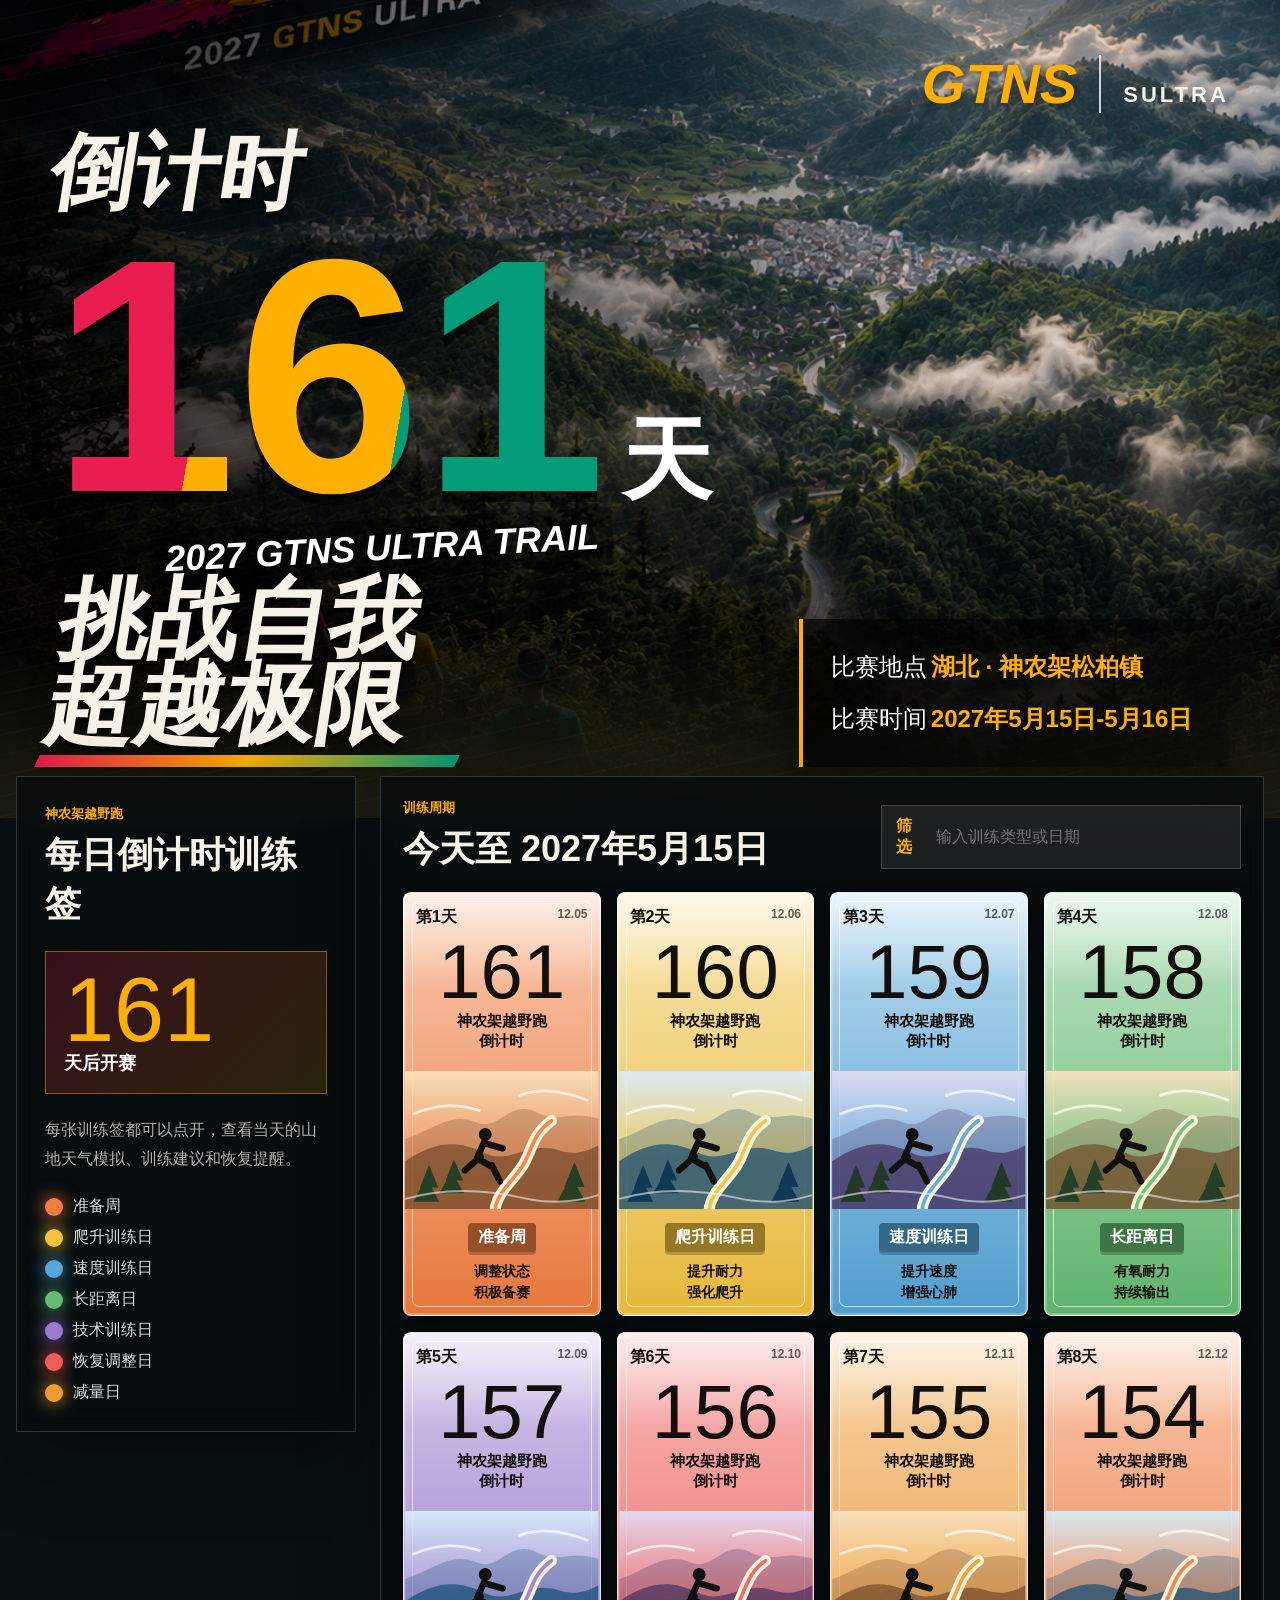
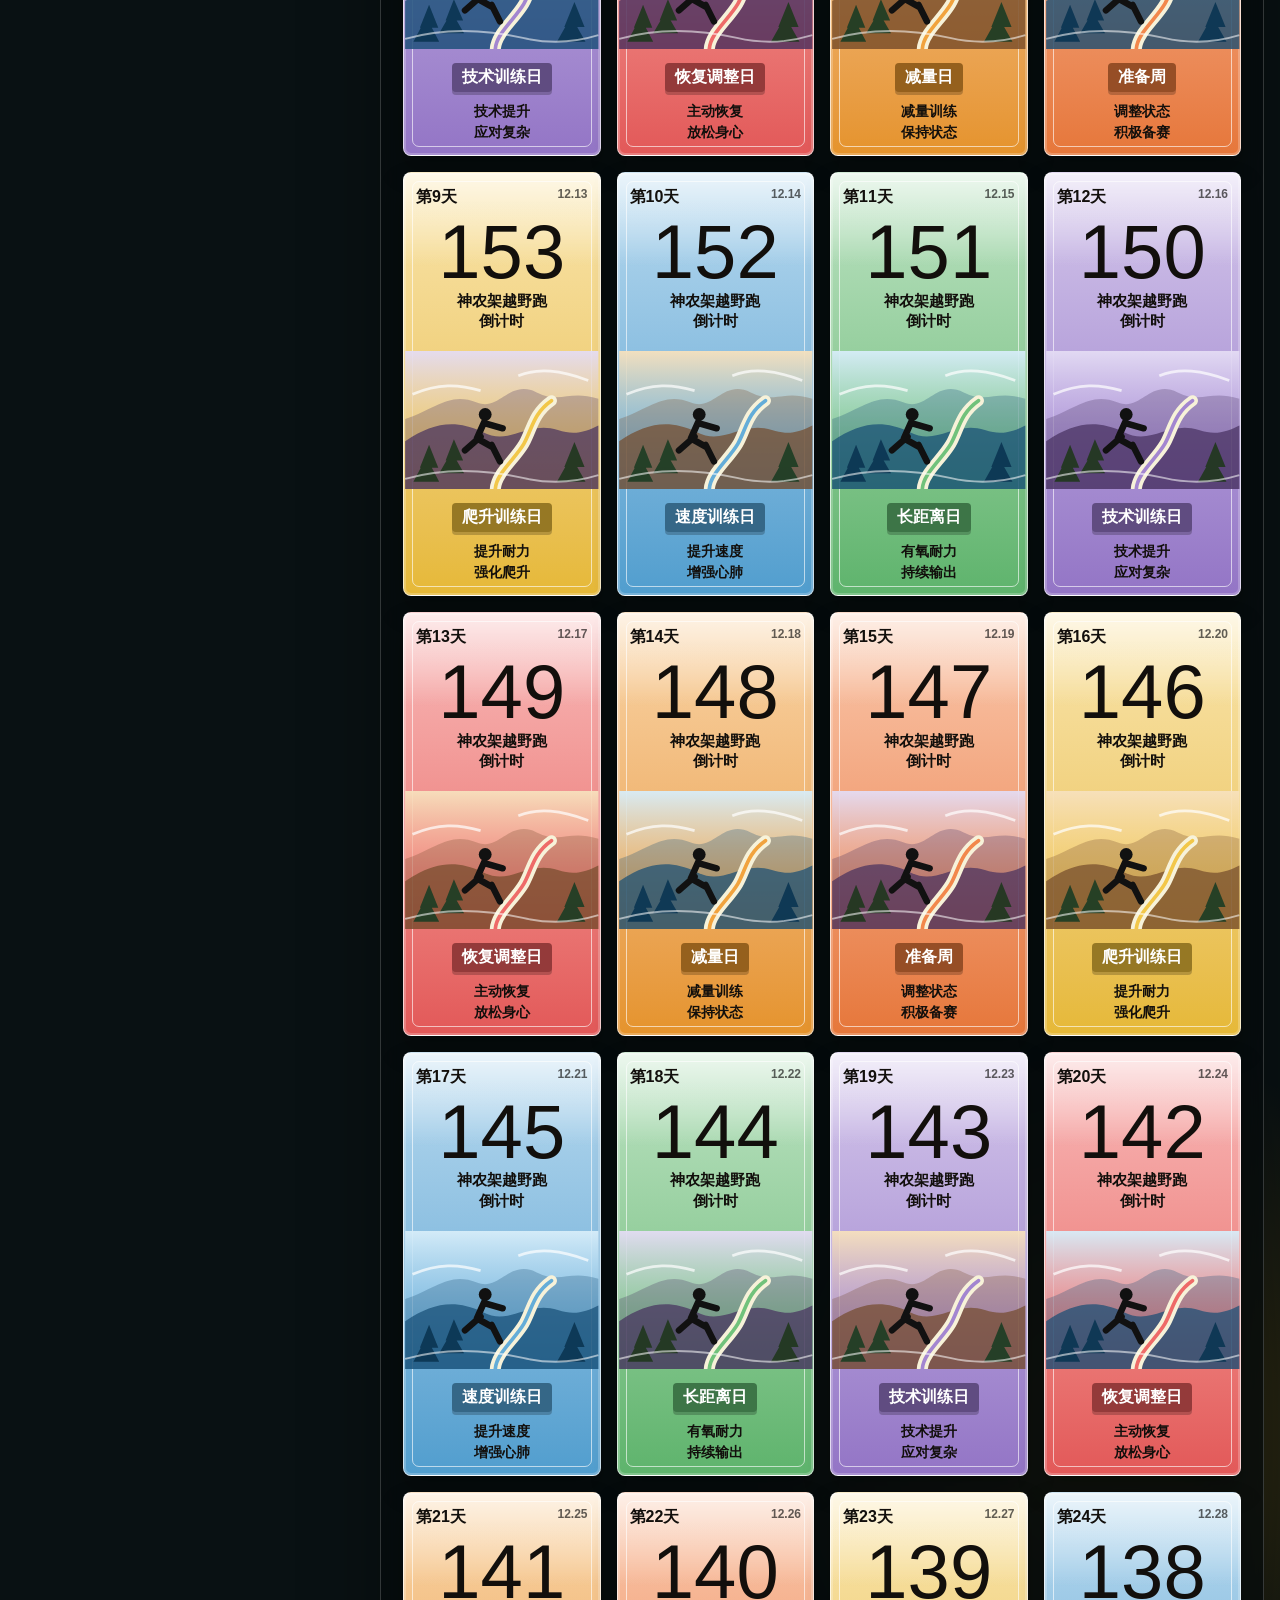
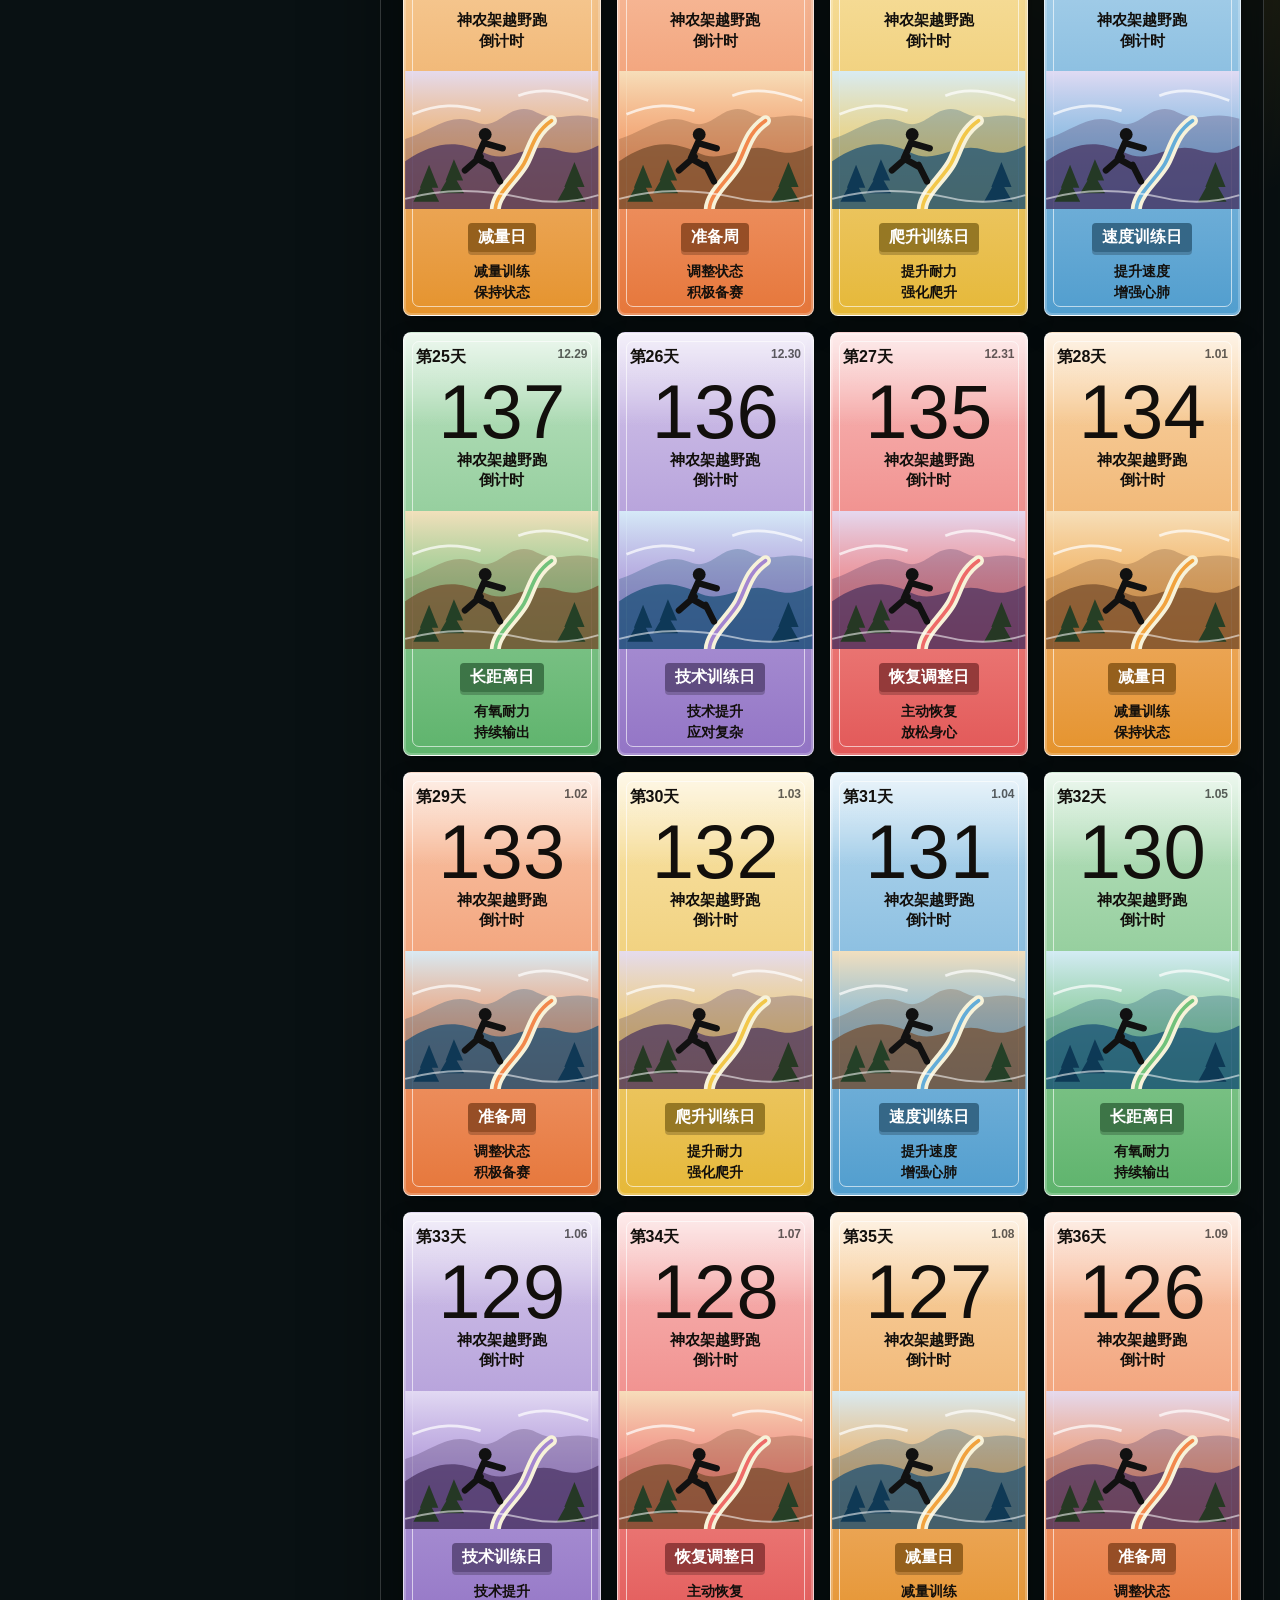
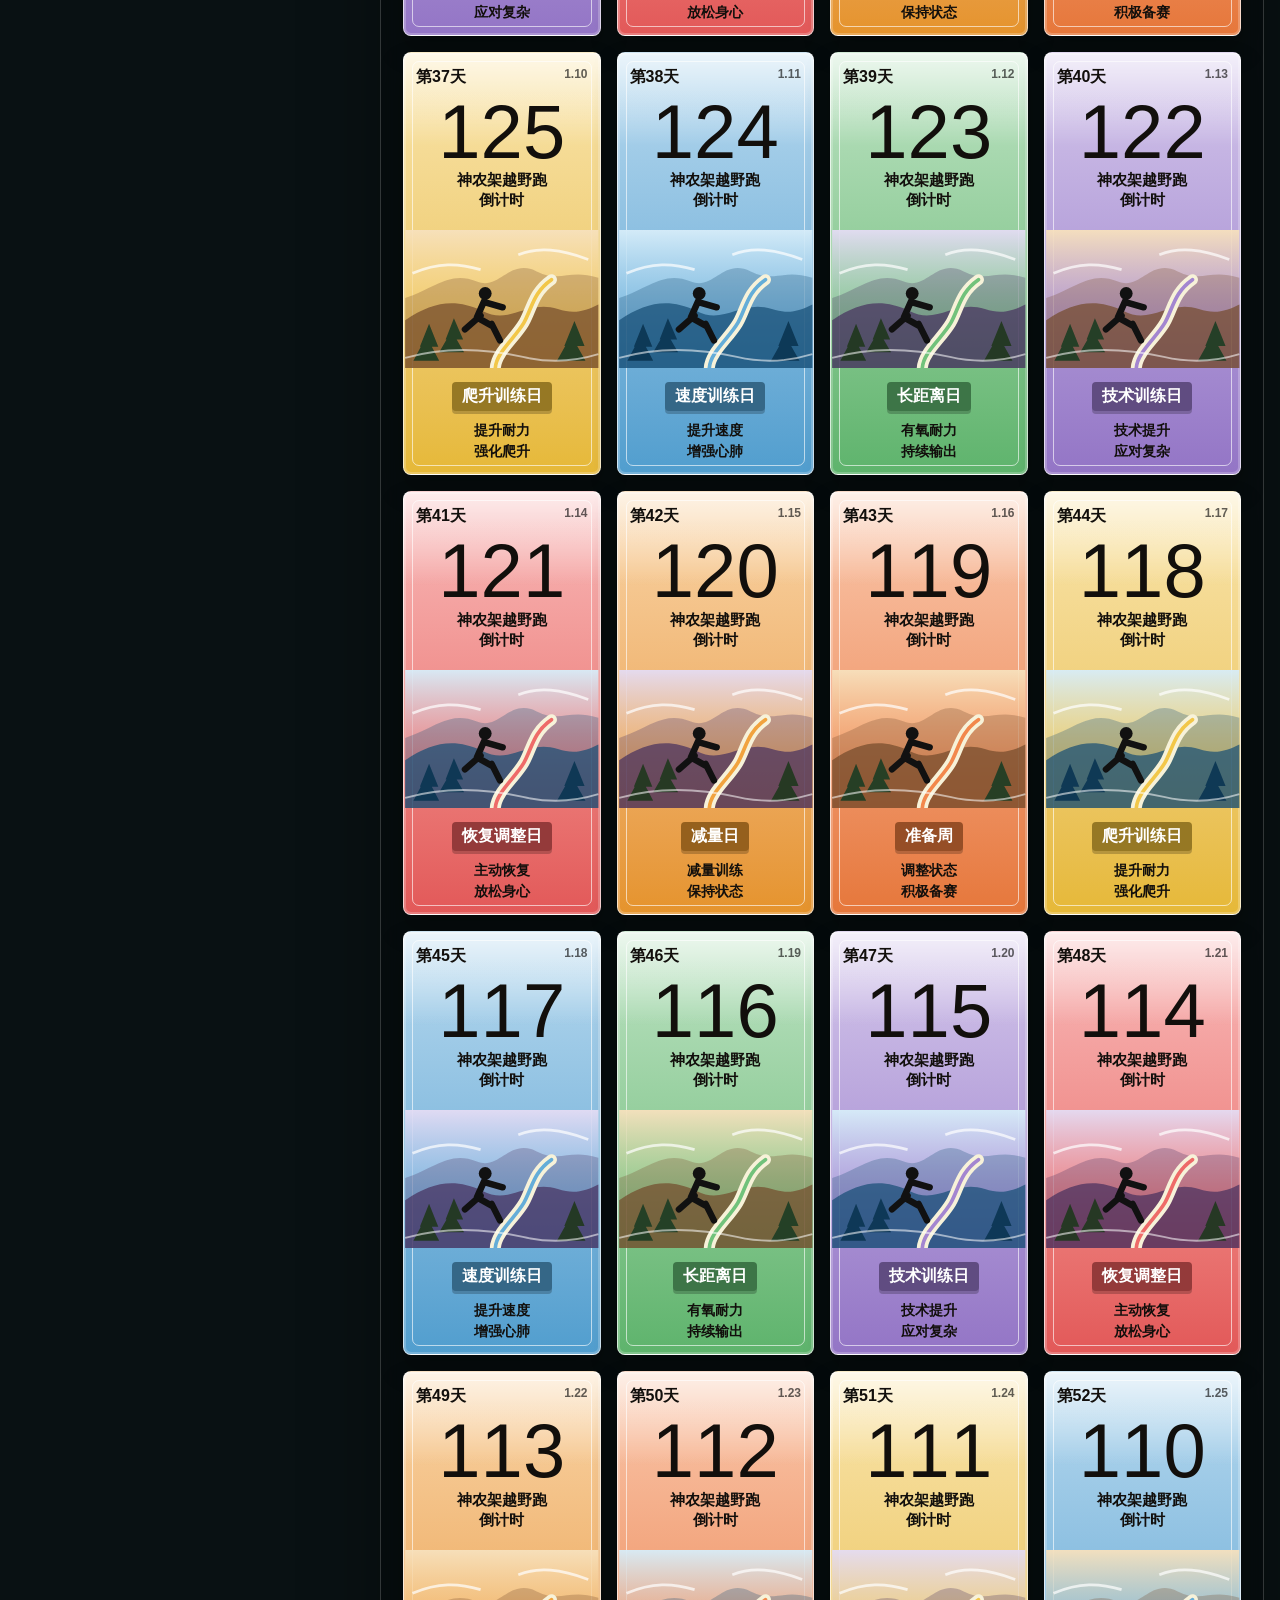
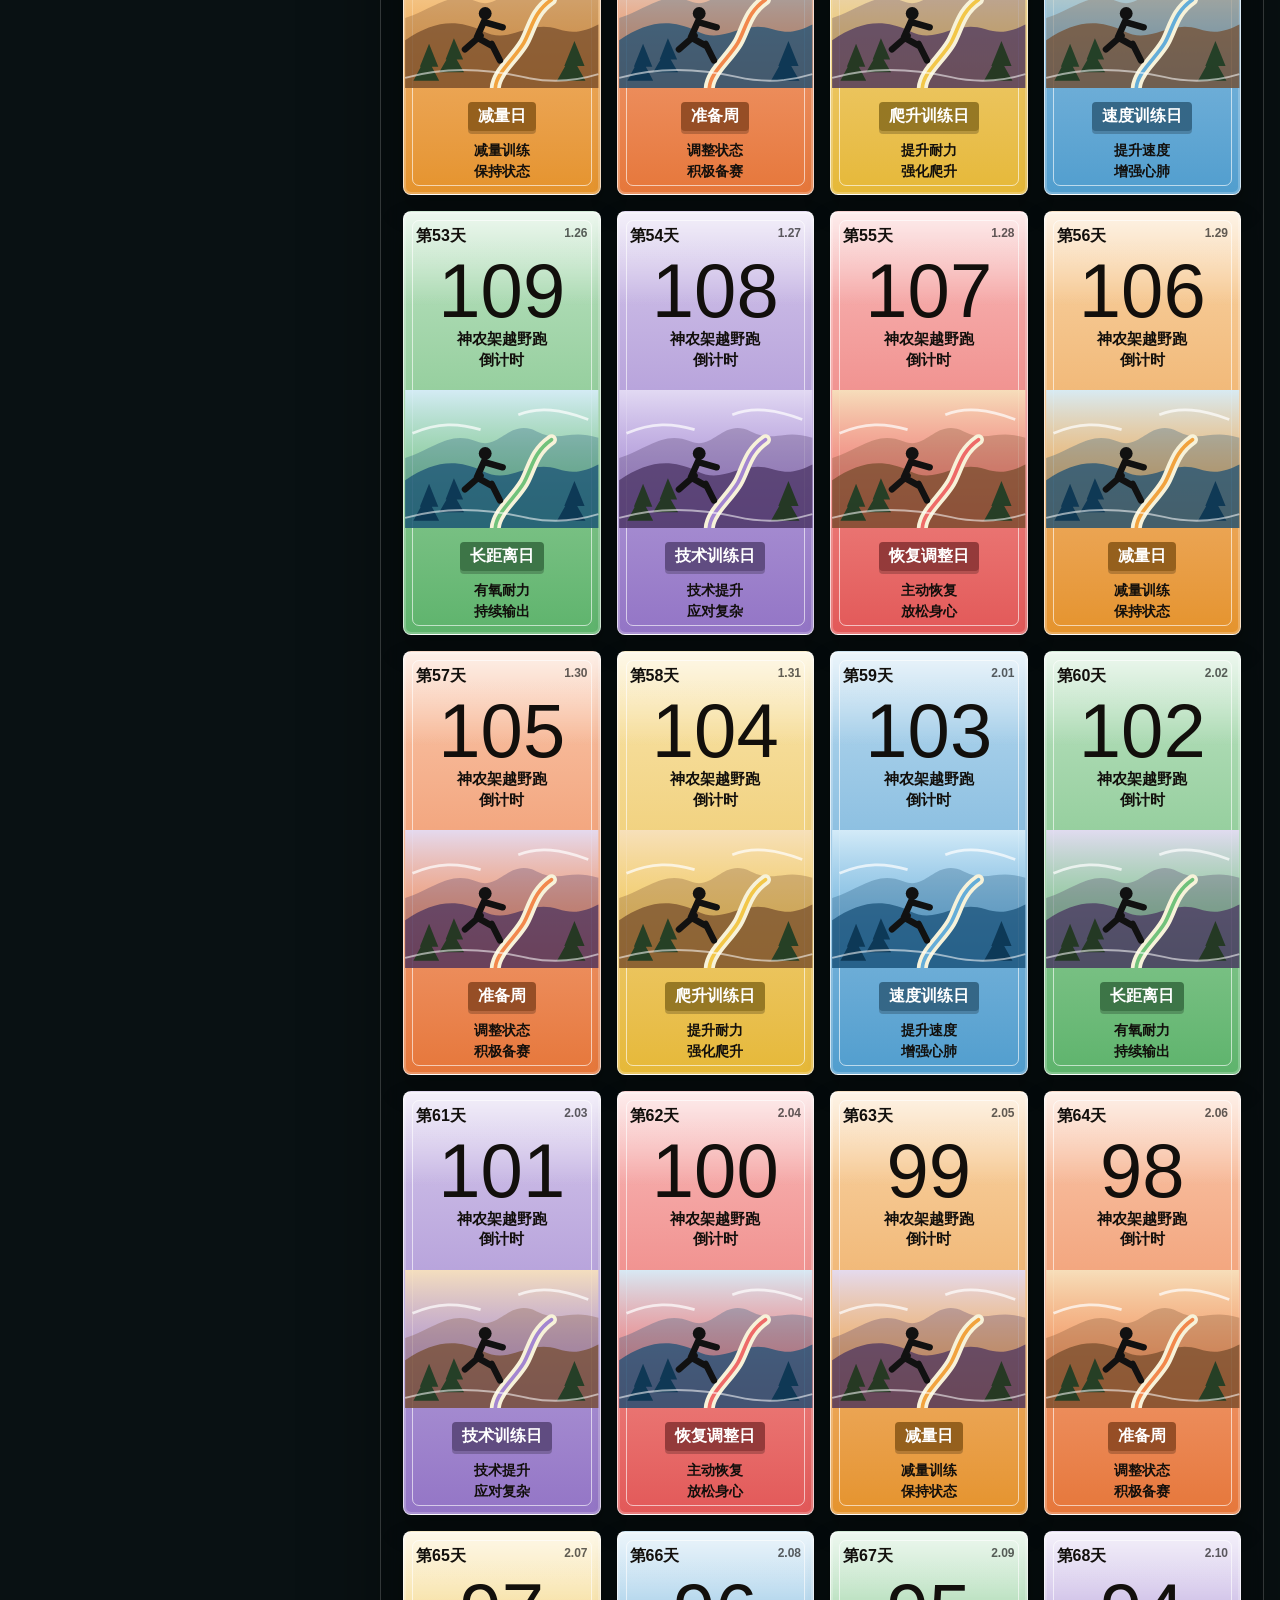
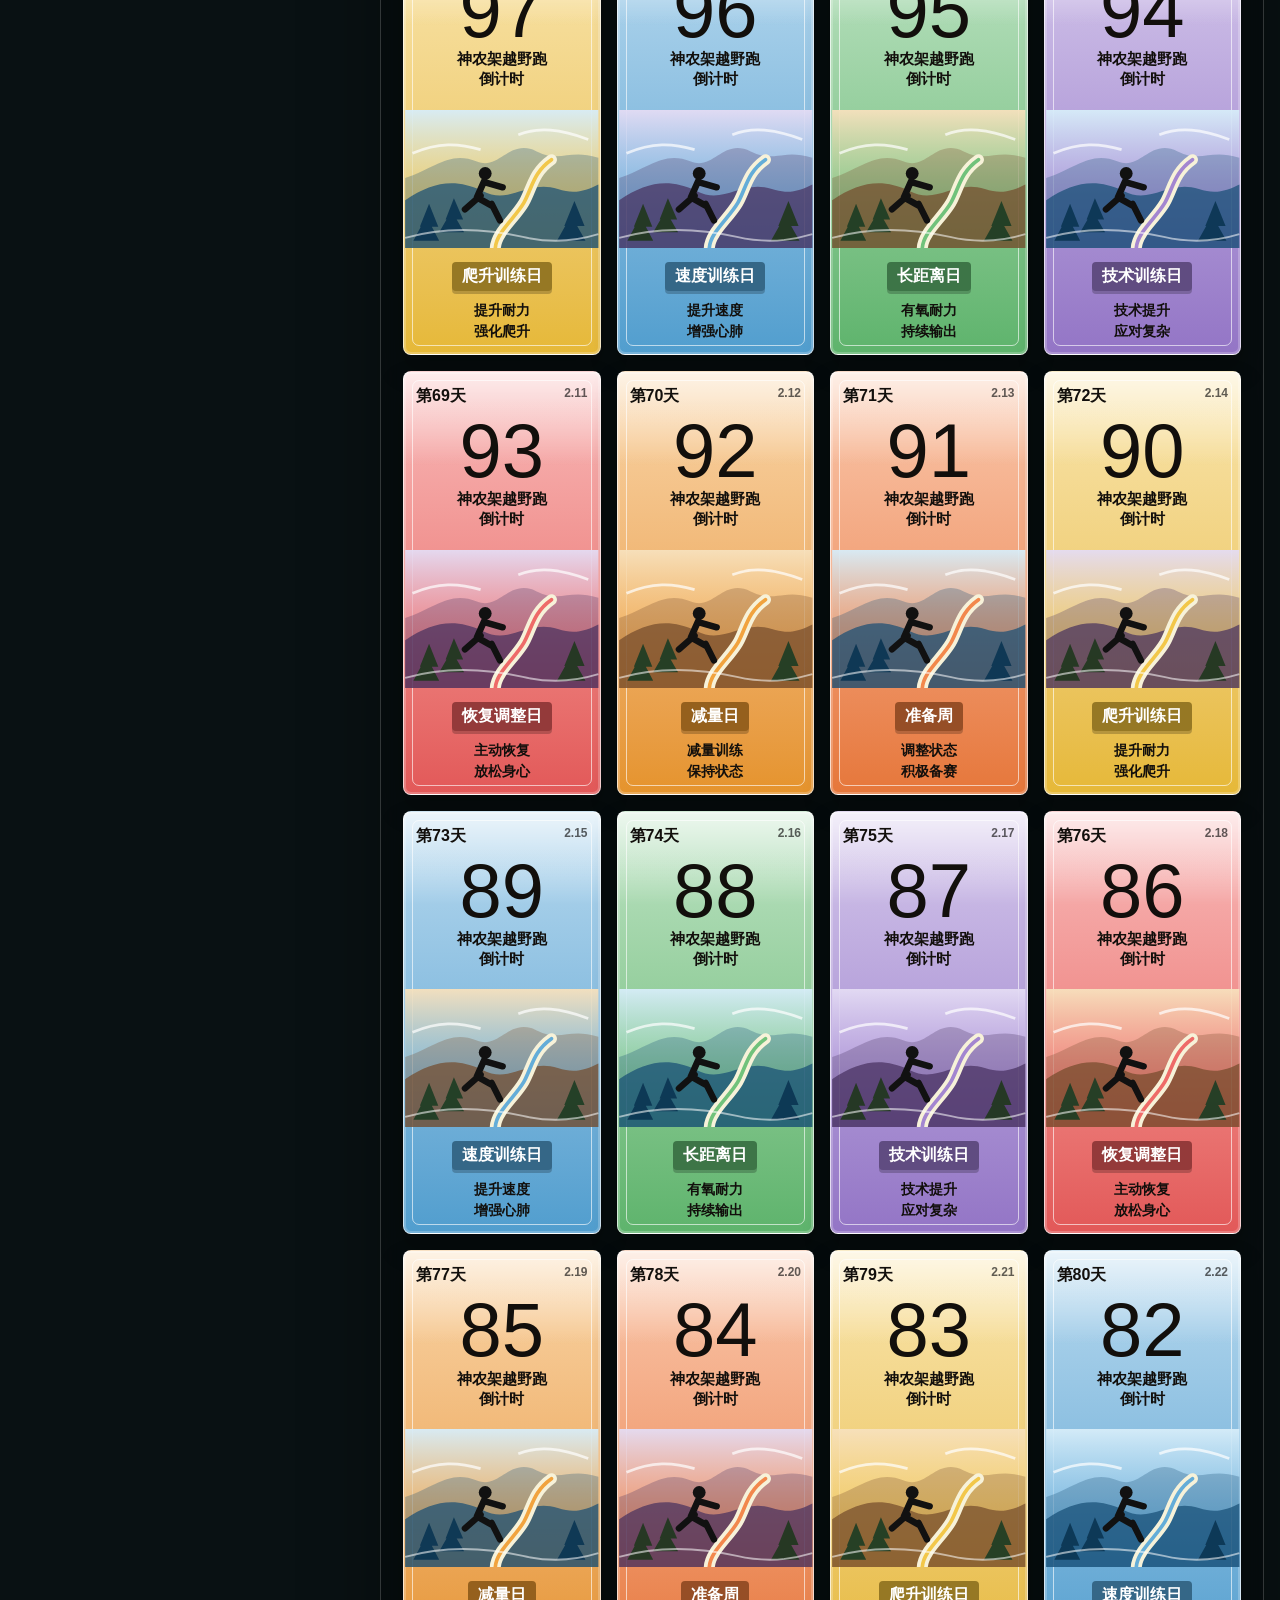
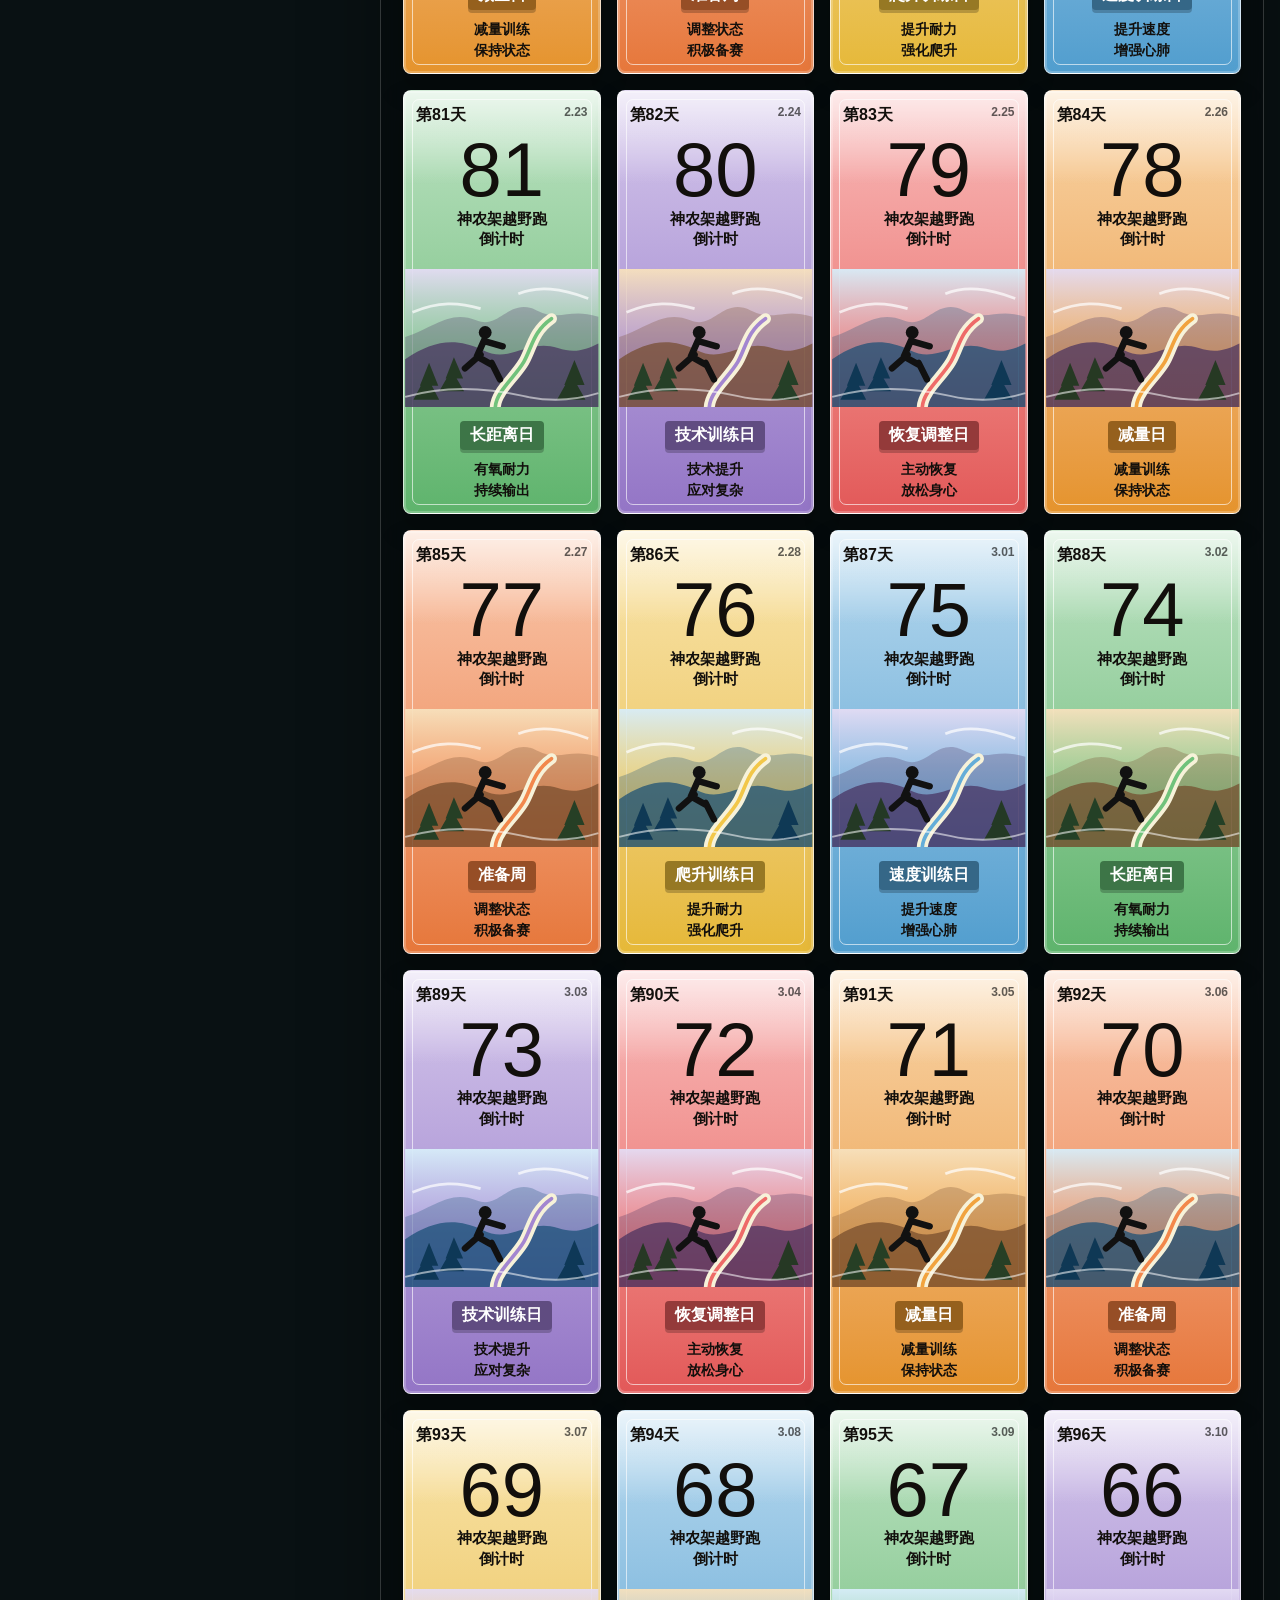
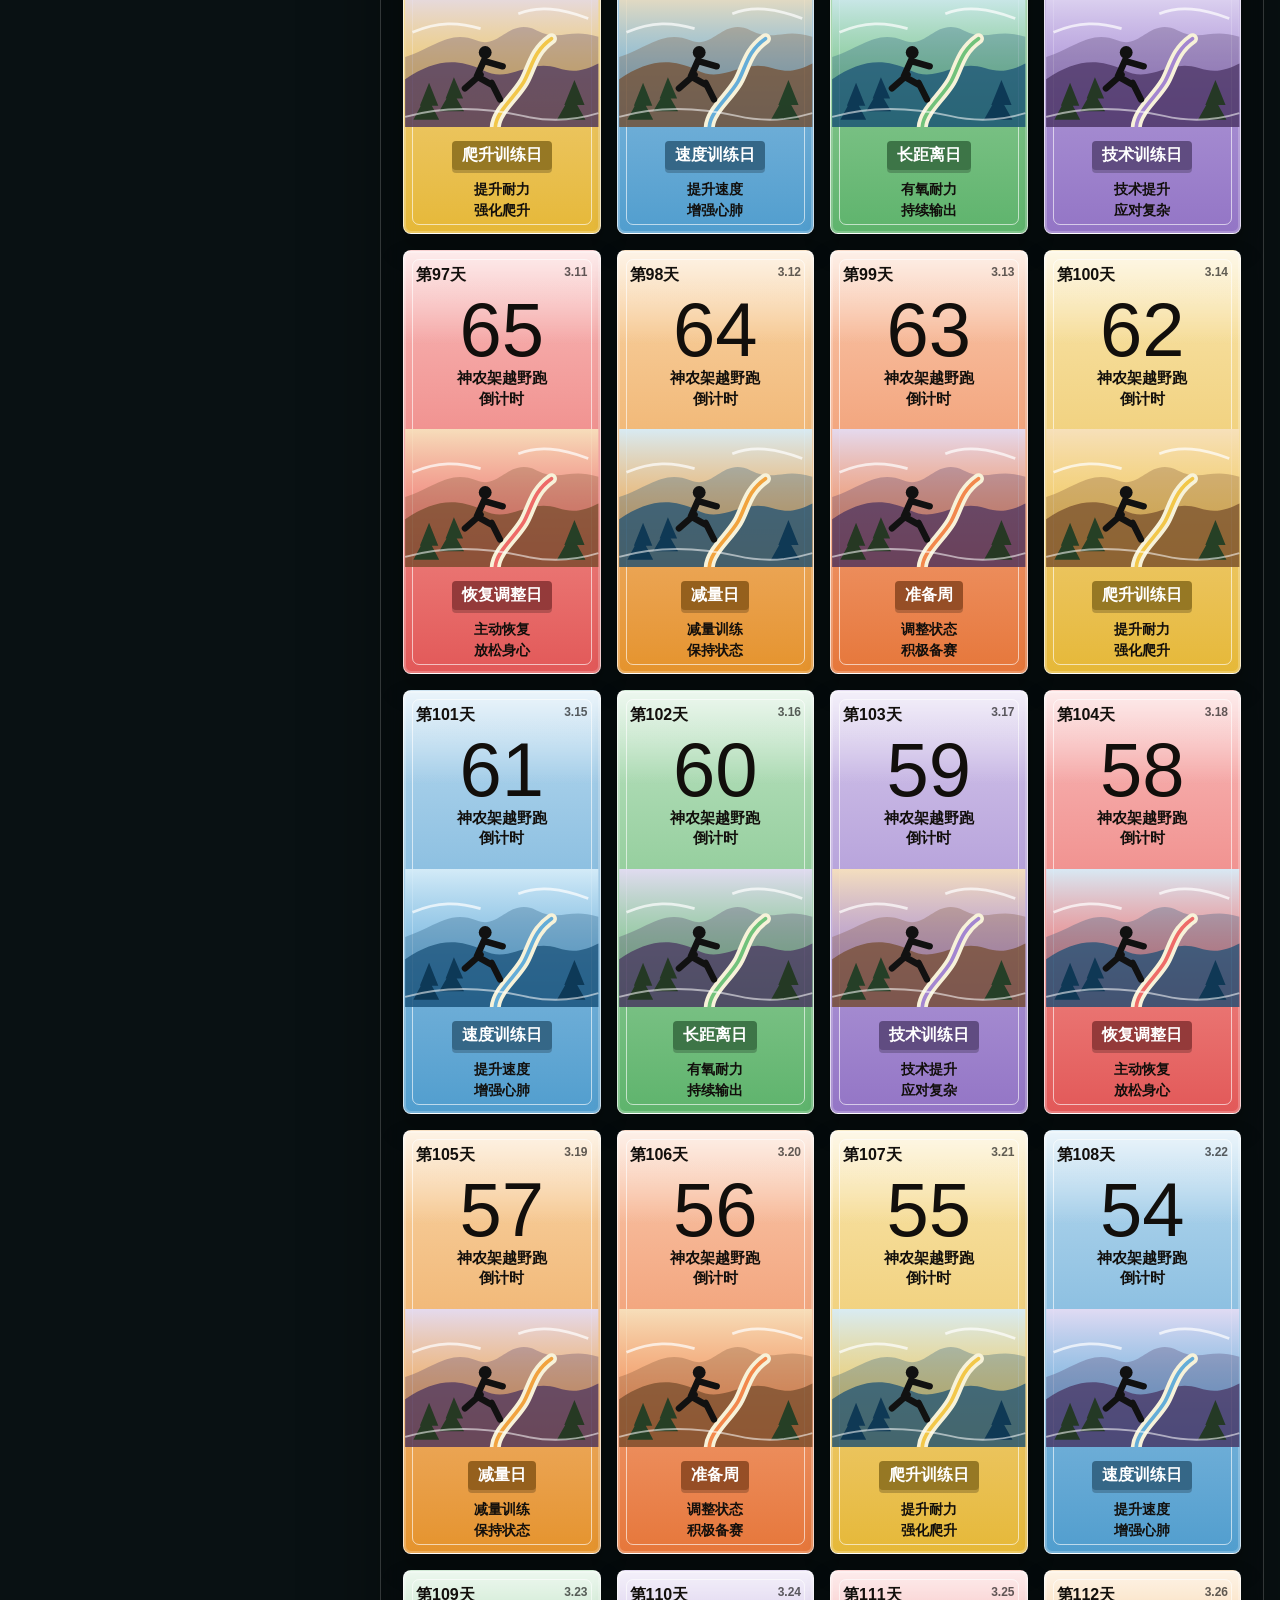
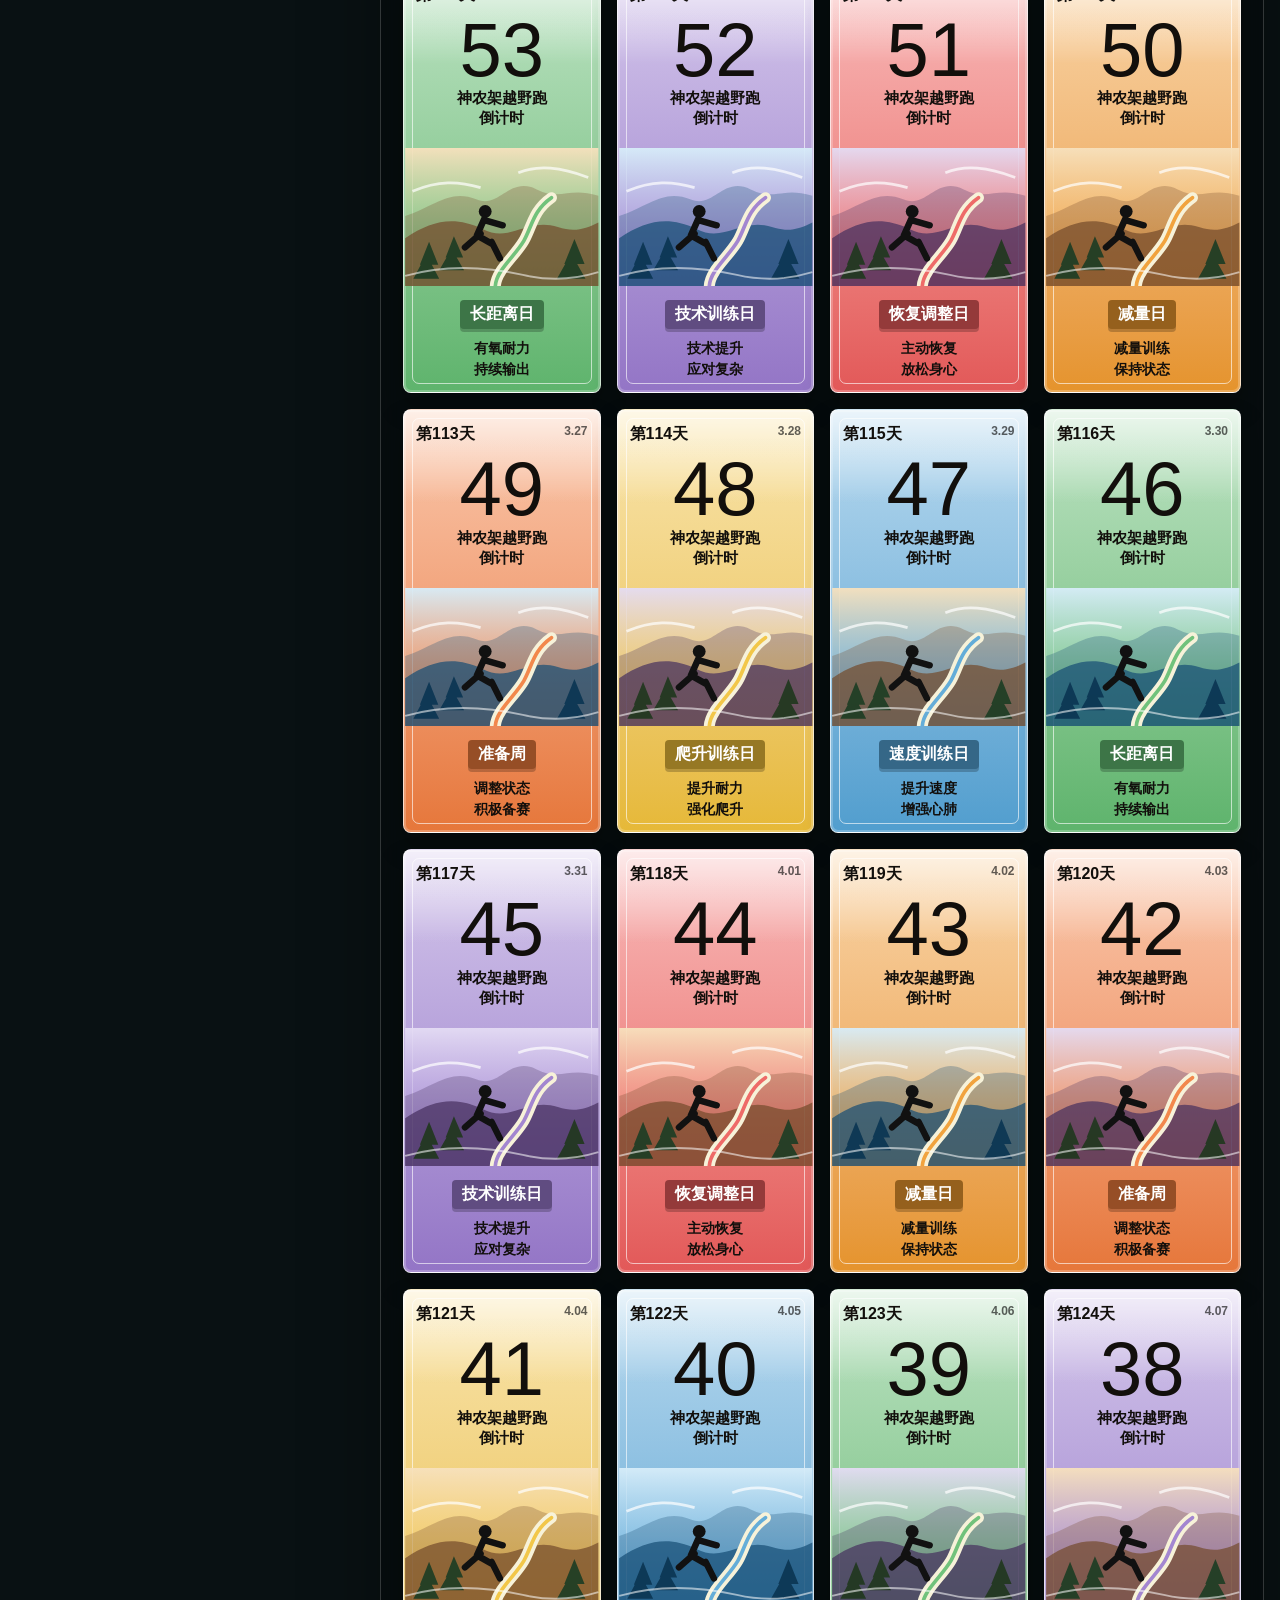
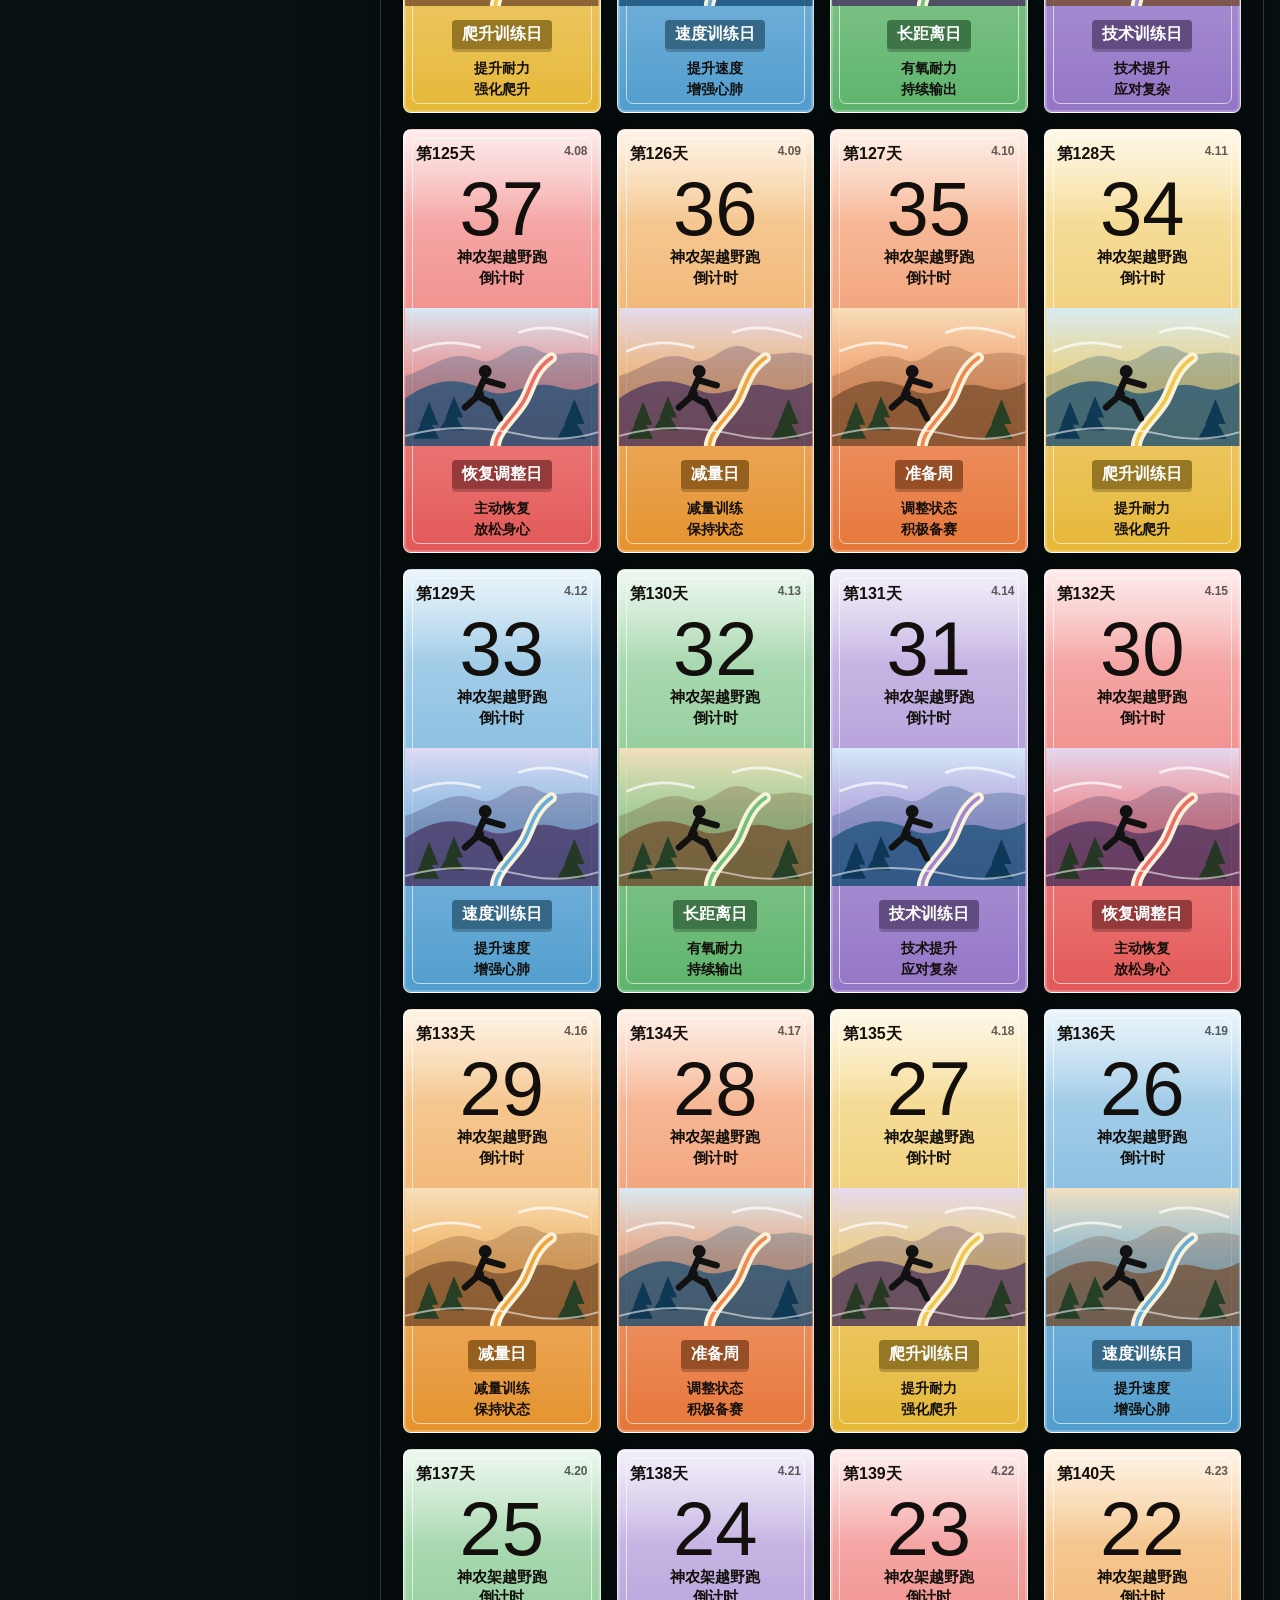
<file: index.html>
<!doctype html>
<html lang="zh-CN">
  <head>
    <meta charset="UTF-8" />
    <meta name="viewport" content="width=device-width, initial-scale=1.0" />
    <title>神农架越野跑倒计时</title>
    <link rel="stylesheet" href="styles.css" />
  </head>
  <body>
    <main class="page-shell">
      <section class="hero" aria-label="神农架越野跑倒计时">
        <div class="hero__shade"></div>
        <div class="brand-row">
          <div class="logo-mark">GTNS</div>
          <div class="logo-split"></div>
          <div class="goat-mark">SULTRA</div>
        </div>
        <div class="hero-copy">
          <p class="brush-small">倒计时</p>
          <h1><span id="heroDays">--</span><small>天</small></h1>
          <p class="event-title">2027 GTNS ULTRA TRAIL</p>
        </div>
        <div class="hero-bottom">
          <div class="slogan">挑战自我<br />超越极限</div>
          <div class="event-meta">
            <div><span>比赛地点</span>湖北 · 神农架松柏镇</div>
            <div><span>比赛时间</span>2027年5月15日-5月16日</div>
          </div>
        </div>
      </section>

      <section class="dashboard" aria-label="训练倒计时日历">
        <aside class="summary-panel">
          <p class="eyebrow">神农架越野跑</p>
          <h2>每日倒计时训练签</h2>
          <div class="big-count">
            <span id="sideDays">--</span>
            <small>天后开赛</small>
          </div>
          <p class="summary-text">
            每张训练签都可以点开，查看当天的山地天气模拟、训练建议和恢复提醒。
          </p>
          <div class="legend" id="legend"></div>
        </aside>

        <div class="calendar-wrap">
          <div class="toolbar">
            <div>
              <p class="eyebrow">训练周期</p>
              <h2 id="rangeTitle">今天至 2027年5月15日</h2>
            </div>
            <label class="search-box">
              <span>筛选</span>
              <input id="searchInput" type="search" placeholder="输入训练类型或日期" />
            </label>
          </div>
          <div class="tag-grid" id="tagGrid"></div>
        </div>
      </section>
    </main>

    <dialog class="detail-dialog" id="detailDialog">
      <button class="close-button" id="closeDialog" aria-label="关闭">×</button>
      <div class="dialog-art" id="dialogArt"></div>
      <div class="dialog-content">
        <p class="eyebrow" id="dialogDate">训练日</p>
        <h2 id="dialogTitle">训练建议</h2>
        <div class="weather-strip" id="weatherStrip"></div>
        <div class="advice-grid">
          <section>
            <h3>训练安排</h3>
            <p id="trainingAdvice"></p>
          </section>
          <section>
            <h3>当天提醒</h3>
            <p id="dailyTip"></p>
          </section>
        </div>
      </div>
    </dialog>

    <script src="script.js"></script>
  </body>
</html>
</file>
<file: styles.css>
:root {
  color-scheme: dark;
  --ink: #f7f2e8;
  --muted: rgba(247, 242, 232, 0.72);
  --panel: rgba(10, 14, 16, 0.76);
  --line: rgba(255, 255, 255, 0.18);
  --gold: #ffb000;
  --red: #e91d4f;
  --green: #049b78;
  --blue: #1e75b9;
}

* {
  box-sizing: border-box;
}

html {
  scroll-behavior: smooth;
}

body {
  margin: 0;
  min-height: 100vh;
  font-family: "Microsoft YaHei", "PingFang SC", "Noto Sans SC", Arial, sans-serif;
  color: var(--ink);
  background:
    radial-gradient(circle at 10% 0%, rgba(233, 29, 79, 0.22), transparent 28rem),
    radial-gradient(circle at 88% 16%, rgba(255, 176, 0, 0.18), transparent 24rem),
    #091113;
}

button,
input {
  font: inherit;
}

.page-shell {
  min-height: 100vh;
}

.hero {
  position: relative;
  min-height: min(760px, 96vh);
  overflow: hidden;
  padding: clamp(24px, 4vw, 56px);
  display: grid;
  grid-template-rows: auto 1fr auto;
  background-image: url("hero-reference.png");
  background-size: cover;
  background-position: center;
}

.hero::before,
.hero::after {
  content: "";
  position: absolute;
  inset: 0;
  pointer-events: none;
}

.hero::before {
  background:
    linear-gradient(90deg, rgba(0, 0, 0, 0.88) 0%, rgba(0, 0, 0, 0.52) 38%, rgba(0, 0, 0, 0.1) 74%),
    linear-gradient(0deg, rgba(0, 0, 0, 0.9), transparent 46%);
}

.hero::after {
  background:
    repeating-linear-gradient(168deg, transparent 0 18px, rgba(255, 255, 255, 0.06) 19px, transparent 20px),
    linear-gradient(0deg, rgba(255, 176, 0, 0.18), transparent 23%);
  mix-blend-mode: screen;
  opacity: 0.48;
}

.hero__shade {
  position: absolute;
  inset: auto 0 0 0;
  height: 22%;
  background: linear-gradient(0deg, #091113, transparent);
}

.brand-row,
.hero-copy,
.hero-bottom {
  position: relative;
  z-index: 1;
}

.brand-row {
  display: flex;
  align-items: center;
  justify-content: flex-end;
  gap: 22px;
  font-weight: 900;
  letter-spacing: 0;
}

.logo-mark {
  color: var(--gold);
  font-size: clamp(28px, 5vw, 56px);
  font-style: italic;
  text-shadow: 0 4px 10px rgba(0, 0, 0, 0.38);
}

.logo-split {
  width: 2px;
  height: 58px;
  background: rgba(255, 255, 255, 0.78);
}

.goat-mark {
  padding-top: 22px;
  font-size: clamp(15px, 2vw, 22px);
  letter-spacing: 3px;
}

.hero-copy {
  align-self: center;
  max-width: 760px;
}

.brush-small,
.slogan {
  font-family: Impact, "STXingkai", "Microsoft YaHei", sans-serif;
  font-weight: 900;
  transform: skew(-9deg);
  text-shadow: 0 5px 0 rgba(0, 0, 0, 0.45), 0 14px 24px rgba(0, 0, 0, 0.65);
}

.brush-small {
  margin: 0 0 10px;
  font-size: clamp(38px, 7vw, 84px);
}

.hero h1 {
  margin: 0;
  line-height: 0.82;
  font-size: clamp(112px, 26vw, 340px);
  font-family: Impact, Arial Black, sans-serif;
  letter-spacing: 0;
}

.hero h1 span {
  display: inline-block;
  color: transparent;
  background: linear-gradient(100deg, var(--red) 0 29%, var(--gold) 29% 63%, var(--green) 63% 100%);
  -webkit-background-clip: text;
  background-clip: text;
  filter: drop-shadow(0 11px 0 rgba(0, 0, 0, 0.45));
}

.hero h1 small {
  margin-left: 16px;
  font-size: clamp(36px, 7vw, 92px);
  color: #fff;
}

.event-title {
  width: fit-content;
  margin: 6px 0 0 100px;
  padding: 8px 14px;
  color: #fff;
  font-size: clamp(18px, 3vw, 36px);
  font-weight: 900;
  font-style: italic;
  background: rgba(0, 0, 0, 0.4);
  transform: rotate(-3deg);
}

.hero-bottom {
  display: flex;
  justify-content: space-between;
  align-items: end;
  gap: 28px;
}

.slogan {
  font-size: clamp(42px, 7vw, 96px);
  line-height: 0.95;
}

.slogan::after {
  content: "";
  display: block;
  width: min(420px, 70vw);
  height: 12px;
  margin-top: 8px;
  background: linear-gradient(90deg, var(--red), var(--gold), var(--green));
  transform: skew(-18deg);
}

.event-meta {
  min-width: min(430px, 100%);
  padding: 22px 28px;
  border-left: 4px solid var(--gold);
  background: linear-gradient(90deg, rgba(0, 0, 0, 0.72), rgba(0, 0, 0, 0.35));
  box-shadow: 0 20px 60px rgba(0, 0, 0, 0.34);
}

.event-meta div {
  padding: 10px 0;
  color: var(--gold);
  font-size: clamp(16px, 2.3vw, 24px);
  font-weight: 800;
}

.event-meta span {
  display: inline-block;
  min-width: 100px;
  color: #fff;
  font-weight: 500;
}

.dashboard {
  display: grid;
  grid-template-columns: minmax(260px, 340px) 1fr;
  gap: 24px;
  width: min(1500px, calc(100% - 32px));
  margin: -42px auto 44px;
  position: relative;
  z-index: 2;
}

.summary-panel,
.calendar-wrap {
  border: 1px solid var(--line);
  background: rgba(7, 12, 14, 0.78);
  box-shadow: 0 24px 70px rgba(0, 0, 0, 0.34);
  backdrop-filter: blur(16px);
}

.summary-panel {
  position: sticky;
  top: 18px;
  align-self: start;
  min-height: 520px;
  padding: 28px;
}

.eyebrow {
  margin: 0 0 8px;
  color: var(--gold);
  font-size: 13px;
  font-weight: 900;
  letter-spacing: 0;
  text-transform: uppercase;
}

h2,
h3 {
  margin: 0;
  letter-spacing: 0;
}

.summary-panel h2,
.toolbar h2 {
  font-size: clamp(24px, 3vw, 36px);
}

.big-count {
  margin: 22px 0;
  padding: 18px;
  border: 1px solid rgba(255, 176, 0, 0.45);
  background: linear-gradient(135deg, rgba(233, 29, 79, 0.22), rgba(255, 176, 0, 0.14));
}

.big-count span {
  display: block;
  color: var(--gold);
  font-family: Impact, Arial Black, sans-serif;
  font-size: 90px;
  line-height: 0.9;
}

.big-count small {
  color: #fff;
  font-size: 18px;
  font-weight: 800;
}

.summary-text {
  color: var(--muted);
  line-height: 1.8;
}

.legend {
  display: grid;
  gap: 10px;
  margin-top: 22px;
}

.legend-item {
  display: flex;
  align-items: center;
  gap: 10px;
  color: rgba(255, 255, 255, 0.86);
}

.legend-dot {
  width: 18px;
  height: 18px;
  border-radius: 50%;
  background: var(--accent);
  box-shadow: 0 0 18px var(--accent);
}

.calendar-wrap {
  min-width: 0;
  padding: 22px;
}

.toolbar {
  display: flex;
  align-items: center;
  justify-content: space-between;
  gap: 16px;
  margin-bottom: 18px;
}

.search-box {
  display: flex;
  align-items: center;
  gap: 10px;
  width: min(360px, 100%);
  padding: 10px 14px;
  border: 1px solid var(--line);
  background: rgba(255, 255, 255, 0.08);
}

.search-box span {
  color: var(--gold);
  font-weight: 800;
}

.search-box input {
  width: 100%;
  color: #fff;
  border: 0;
  outline: 0;
  background: transparent;
}

.tag-grid {
  display: grid;
  grid-template-columns: repeat(auto-fill, minmax(168px, 1fr));
  gap: 16px;
}

.train-tag {
  position: relative;
  min-height: 360px;
  padding: 14px 12px 12px;
  overflow: hidden;
  color: #120f0c;
  border: 1px solid rgba(255, 255, 255, 0.72);
  border-radius: 8px;
  background:
    linear-gradient(180deg, rgba(255, 255, 255, 0.72), transparent 22%),
    linear-gradient(180deg, color-mix(in srgb, var(--accent), white 58%), color-mix(in srgb, var(--accent), black 5%));
  box-shadow: inset 0 0 0 2px rgba(255, 255, 255, 0.22), 0 14px 26px rgba(0, 0, 0, 0.28);
  cursor: pointer;
  transition: transform 180ms ease, box-shadow 180ms ease, filter 180ms ease;
}

.train-tag:hover,
.train-tag:focus-visible {
  transform: translateY(-6px);
  filter: saturate(1.1);
  box-shadow: inset 0 0 0 2px rgba(255, 255, 255, 0.3), 0 24px 42px rgba(0, 0, 0, 0.36);
  outline: none;
}

.train-tag::before {
  content: "";
  position: absolute;
  inset: 8px;
  border: 1px solid rgba(255, 255, 255, 0.62);
  border-radius: 7px;
  pointer-events: none;
}

.tag-head,
.tag-body,
.tag-foot {
  position: relative;
  z-index: 1;
}

.tag-head {
  display: flex;
  justify-content: space-between;
  gap: 8px;
  font-weight: 900;
}

.tag-date {
  color: rgba(0, 0, 0, 0.62);
  font-size: 12px;
}

.tag-days {
  margin: 10px 0 4px;
  font-family: Impact, Arial Black, sans-serif;
  font-size: 76px;
  line-height: 0.9;
  letter-spacing: 0;
}

.tag-race {
  font-size: 15px;
  font-weight: 900;
  line-height: 1.35;
}

.tag-art {
  width: calc(100% + 24px);
  height: 138px;
  margin: 20px -12px 14px;
  display: block;
}

.tag-pill {
  display: inline-flex;
  min-height: 28px;
  align-items: center;
  padding: 4px 10px;
  color: #fff;
  font-weight: 900;
  background: color-mix(in srgb, var(--accent), black 38%);
  border-radius: 4px;
  box-shadow: 0 3px 0 rgba(0, 0, 0, 0.22);
}

.tag-foot p {
  margin: 9px 0 0;
  font-size: 14px;
  font-weight: 800;
  line-height: 1.5;
}

.tag-hidden {
  display: none;
}

.detail-dialog {
  width: min(920px, calc(100% - 28px));
  padding: 0;
  color: var(--ink);
  border: 1px solid rgba(255, 255, 255, 0.22);
  background: rgba(8, 13, 15, 0.96);
  box-shadow: 0 34px 120px rgba(0, 0, 0, 0.65);
}

.detail-dialog::backdrop {
  background: rgba(0, 0, 0, 0.72);
  backdrop-filter: blur(4px);
}

.close-button {
  position: absolute;
  top: 12px;
  right: 12px;
  z-index: 3;
  width: 42px;
  height: 42px;
  color: #fff;
  border: 1px solid rgba(255, 255, 255, 0.26);
  background: rgba(0, 0, 0, 0.48);
  cursor: pointer;
  font-size: 30px;
  line-height: 1;
}

.dialog-art {
  height: 260px;
  background:
    linear-gradient(0deg, rgba(8, 13, 15, 1), transparent 44%),
    url("hero-reference.png") center 48% / cover;
}

.dialog-content {
  padding: 28px;
}

.dialog-content h2 {
  font-size: clamp(28px, 5vw, 54px);
}

.weather-strip,
.advice-grid {
  display: grid;
  grid-template-columns: repeat(3, 1fr);
  gap: 12px;
  margin-top: 20px;
}

.weather-card,
.advice-grid section {
  padding: 16px;
  border: 1px solid var(--line);
  background: rgba(255, 255, 255, 0.08);
}

.weather-card b {
  display: block;
  color: var(--gold);
  margin-bottom: 5px;
}

.weather-card span,
.advice-grid p {
  color: rgba(255, 255, 255, 0.78);
  line-height: 1.7;
}

.advice-grid {
  grid-template-columns: 1fr 1fr;
}

.advice-grid h3 {
  color: #fff;
  font-size: 18px;
}

@media (max-width: 900px) {
  .hero {
    min-height: 740px;
    background-position: 58% center;
  }

  .brand-row {
    justify-content: flex-start;
  }

  .hero-bottom,
  .toolbar {
    align-items: stretch;
    flex-direction: column;
  }

  .event-title {
    margin-left: 0;
  }

  .dashboard {
    grid-template-columns: 1fr;
    margin-top: 0;
  }

  .summary-panel {
    position: static;
    min-height: 0;
  }
}

@media (max-width: 620px) {
  .hero {
    padding: 22px 18px;
  }

  .hero h1 {
    font-size: clamp(92px, 38vw, 156px);
  }

  .hero h1 small {
    display: block;
    margin-left: 0;
  }

  .event-meta {
    padding: 16px;
  }

  .tag-grid {
    grid-template-columns: repeat(auto-fill, minmax(142px, 1fr));
    gap: 12px;
  }

  .train-tag {
    min-height: 332px;
  }

  .tag-days {
    font-size: 62px;
  }

  .weather-strip,
  .advice-grid {
    grid-template-columns: 1fr;
  }
}
</file>
